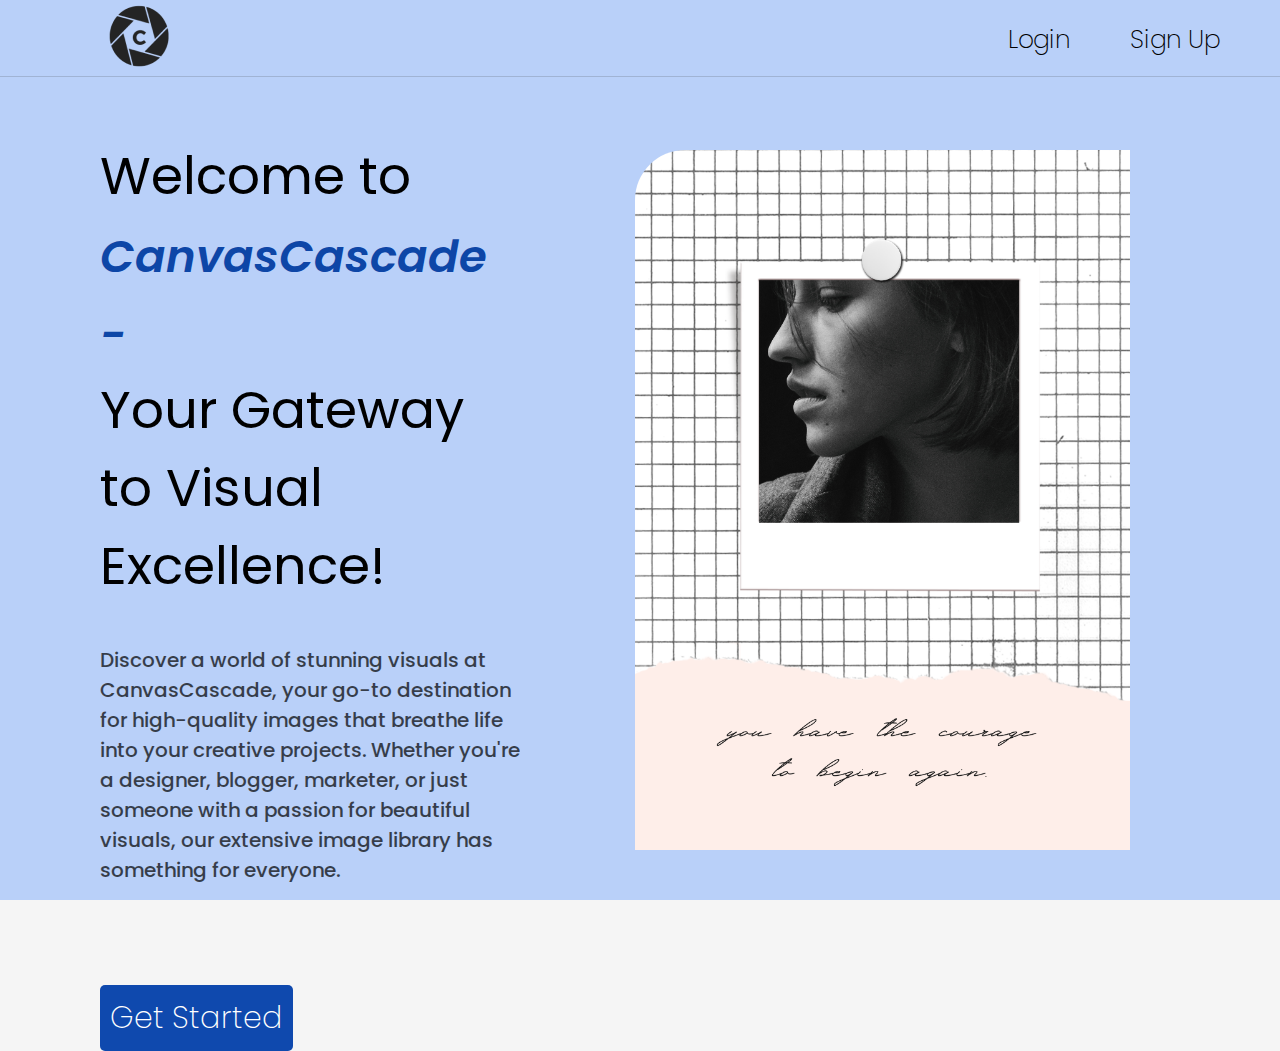
<file: index.html>
<!DOCTYPE html>
<!--[if lt IE 7]>      <html class="no-js lt-ie9 lt-ie8 lt-ie7"> <![endif]-->
<!--[if IE 7]>         <html class="no-js lt-ie9 lt-ie8"> <![endif]-->
<!--[if IE 8]>         <html class="no-js lt-ie9"> <![endif]-->
<!--[if gt IE 8]>      <html class="no-js"> <!--<![endif]-->

<html>
    <head>
        <link rel="preconnect" href="https://fonts.googleapis.com">
        <link rel="preconnect" href="https://fonts.gstatic.com" crossorigin>
        <link href="https://fonts.googleapis.com/css2?family=Dosis:wght@300&family=Poppins:wght@200&display=swap" rel="stylesheet">
        <meta charset="utf-8">
        <meta http-equiv="X-UA-Compatible" content="IE=edge">
        <title></title>
        <meta name="description" content="">
        <meta name="viewport" content="width=device-width, initial-scale=1">
        <link rel="stylesheet" href="styles.css">

    </head>
    <body>
        <div class="index">
            <div class="navbar">
                <div class="logo">
                    <img src="./assets/logo.png" alt="logo" border="0">
                </div>
                <div class="buttons">
                    <a href="/webyapar-solution-frontend/" class="check">

                        <button class="navbarButton" id="username">
                            
                        </button>
                    </a>
                    <a href="login.html " class="check">
                        <button class="navbarButton loginRoute">
                            Login
                        </button>
                    </a>
                    <a href="singup.html" class="signUpRoute ">
                        <button class="navbarButton">
                            Sign Up
                        </button>
                    </a>
                </div>
            </div>
            <hr>
            <div class="">
                <div class="aboutUs">
                    Welcome to 
                    <span class="websiteName">
                        CanvasCascade  - 
                        <br>
                    </span>
                    Your Gateway to Visual Excellence!
                </div>
                <div class="description">
                    Discover a world of stunning visuals at CanvasCascade, your go-to destination for high-quality images that breathe life into your creative projects. Whether you're a designer, blogger, marketer, or just someone with a passion for beautiful visuals, our extensive image library has something for everyone.
                </div>
                <a href="singup.html" >
                    <div class="getStarted">
                        Get Started
                    </div>
                </a>
            </div>
                <img src="./assets/hero-png.png" class="album" alt="hero-png" border="0">
        </div>
        <script src="index.js" async defer></script>
    </body>
</html>
</file>
<file: styles.css>
@import url('https://fonts.googleapis.com/css2?family=Dosis:wght@300;400;500;600;700;800&family=Poppins:wght@200;300;400;500;600;700;800;900&family=Ubuntu:wght@500&display=swap');

/* *************************************************** Tag Selector ************************************************************* */

body{
    /* display: flex;
    justify-content: center;
    align-items: center; */
    height: 100vh;
    font-family: 'Poppins', sans-serif;
    background-color: #f5f5f5;
    padding: 0;
    margin: 0;
}

label{
    width: 100%;
    font-weight:600;
    opacity: 50%;
    transform: translate(-10px,10px);
}

a{
    text-decoration: none;
    width: fit-content;
}

hr{
    width: 100%;
    border-width: 0;
    opacity: 20%;
    border-top: 0.3px solid #3e4242;
    transform: translateY(-10px);
}
/* *************************************************** class Selector ************************************************************* */

.aboutUs{
    font-family: "Poppins", sans-serif;
    font-size: 52px;
    width: 33%;
    margin: 50px 0 0 100px;
}

.album{
    position: absolute;
    right: 150px;
    top:150px;
    height: 700px;

    border-radius: 50px 0 0 0;
}
.authForm{
    box-shadow: 1px 1px 2px 1px rgba(173, 173, 173, 0.75);
    text-align: left;
    display: flex;
    flex-direction: column;
    align-items: center;
    justify-content: left;
    padding: 20px 40px 20px 40px;
    gap:10px;
    width: 300px;
    border-radius: 5px;
    background-color: #ffffff;
    margin: 0 auto 0 auto;
}

.authForm:focus{
    outline: none;
}

.authPages{
    width: 100%;
}

.buttons{
    display: flex;
    align-items: center;
    gap:40px;
}

.description{
    font-family: "Poppins", sans-serif;
    font-size: 20px;
    font-weight: 500;
    width: 33%;
    opacity: 70%;
    margin: 40px 0 0 100px;
}

/* font-family: 'Dosis', sans-serif;
font-family: 'Poppins', sans-serif; */
.mainImage{
    display: flex;
    flex-direction: column;
    align-items: center;
    background-color: #ee6c6c;
    padding: 20px;
    border-radius: 10px;
    margin-bottom: 20px;
    box-shadow: 0px 0px 10px 0px rgba(0,0,0,0.75);
    height: 100px;
    transition-duration: 300ms;
    width:fit-content;
    margin: 10px auto 10px auto;
}

.expand{
    width:fit-content;
    transition-duration: 300ms;
    display: flex;
    flex-direction: column;
    align-items: center;
    background-color: #f5f5f5;
    padding: 20px;
    border-radius: 10px;
    margin-bottom: 20px;
    box-shadow: 0px 0px 10px 0px rgba(0,0,0,0.75);
    height: 400px;
}

.formHeading{
    font-size: 30px;
    opacity: 80%;
    font-family: 'poppins', sans-serif;

    font-weight: 700;
}


.getStarted{
    background-color: #0F49AE;
    color:rgb(255, 255, 255);
    font-weight: 200;
    font-family: "Poppins", sans-serif;
    font-size: 30px;
    text-align: center;
    width: fit-content;
    padding: 10px;
    border-radius: 5px;
    margin: 100px 0 0 100px;
    transition-duration: 300ms;
}

.imageFunctions{
    background-color: #f05a5a;
    border-width: 0;
    display: flex;
    flex-direction: row;
    justify-content: space-between;
    width: fit-content;
    margin: 0 auto 0 auto;
    padding: 5px 10px 5px 10px;
    font-size:15px ;
}


.getStarted:hover{
    background-color: #0a3279;
    transition-duration: 300ms;
}

.inputField{
    width: 100%;
    padding: 10px;
    border-radius: 3px;
    border-width: 0;
    box-shadow: 0px 0px 2px 0px rgba(0,0,0,0.75);
}

.inputField:focus{
    outline-style: solid;
    outline-width: 2px;
    outline-color: rgb(108, 197, 238);
}






.imageFunctionsContainer{
    display: flex;
    flex-direction: row;
    gap: 20px;
    justify-content: space-between;
    width: 100%;
}
.images{
    width: 100%;
    display: grid;
    grid-template-columns: repeat(4, 1fr);
    grid-gap: 20px;
    justify-items: center;
}

.imgContainer{
    background-color: #ec8888;
    border-style: solid;
    border-width: 5px;
    border-color: rgb(146, 102, 102);
    padding: 5px 20px 5px 20px;
    border-radius: 10px;
    width: fit-content;
    height: fit-content;

}

.index{
    background-color: #B9D0F9;
    height: 100vh;
}

.loginButton{
    transform: translateY(10px);
}

.library{
    padding: 10px;
}

.message{
    margin:auto;
    width: fit-content  ;
    text-align: center;
    font-family: "Popins", sans-serif;
    font-size: 40px;
    color: #3e4242;
}

.navbar{
    display: flex;
    flex-direction: row;
    justify-content: space-between;
    align-items: center;
    padding: 2px 50px 0px 100px;
    gap:30px;
    height: fit-content;

}



.navbarButton{
    font-family: 'Poppins', sans-serif;
    font-size: 25px;
    font-weight: 200;
    text-decoration: none;
    background: transparent;
    width: fit-content;
    padding: 10px;
    border-radius: 5px;
    border-width: 0;
}

.navbarButton:hover{
    cursor: pointer;
    color: #969696;
    transition-duration: 300ms;
}

.websiteName{
    font-size: 45px;
    font-weight: 600;
    color: #0D46A7;
    font-style: italic;
}

/* *************************************************** id Selector ************************************************************* */
</file>
